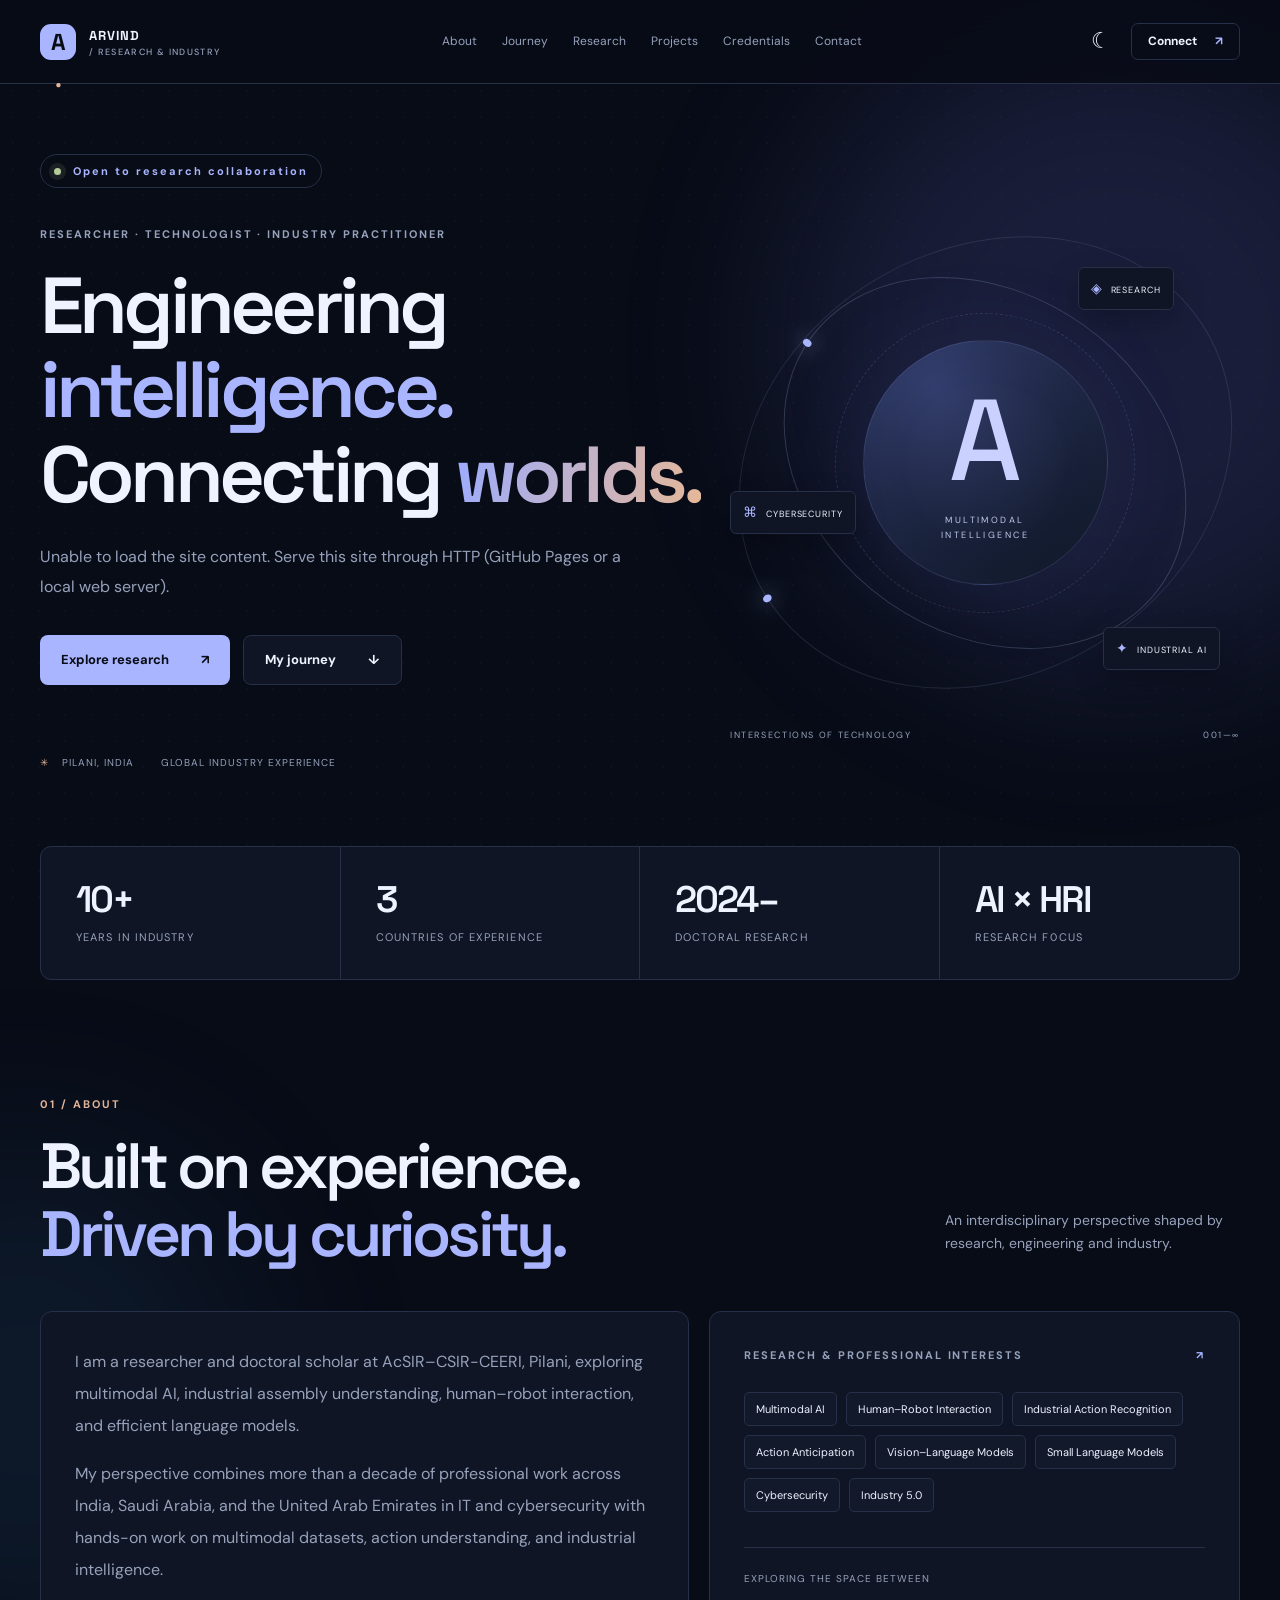
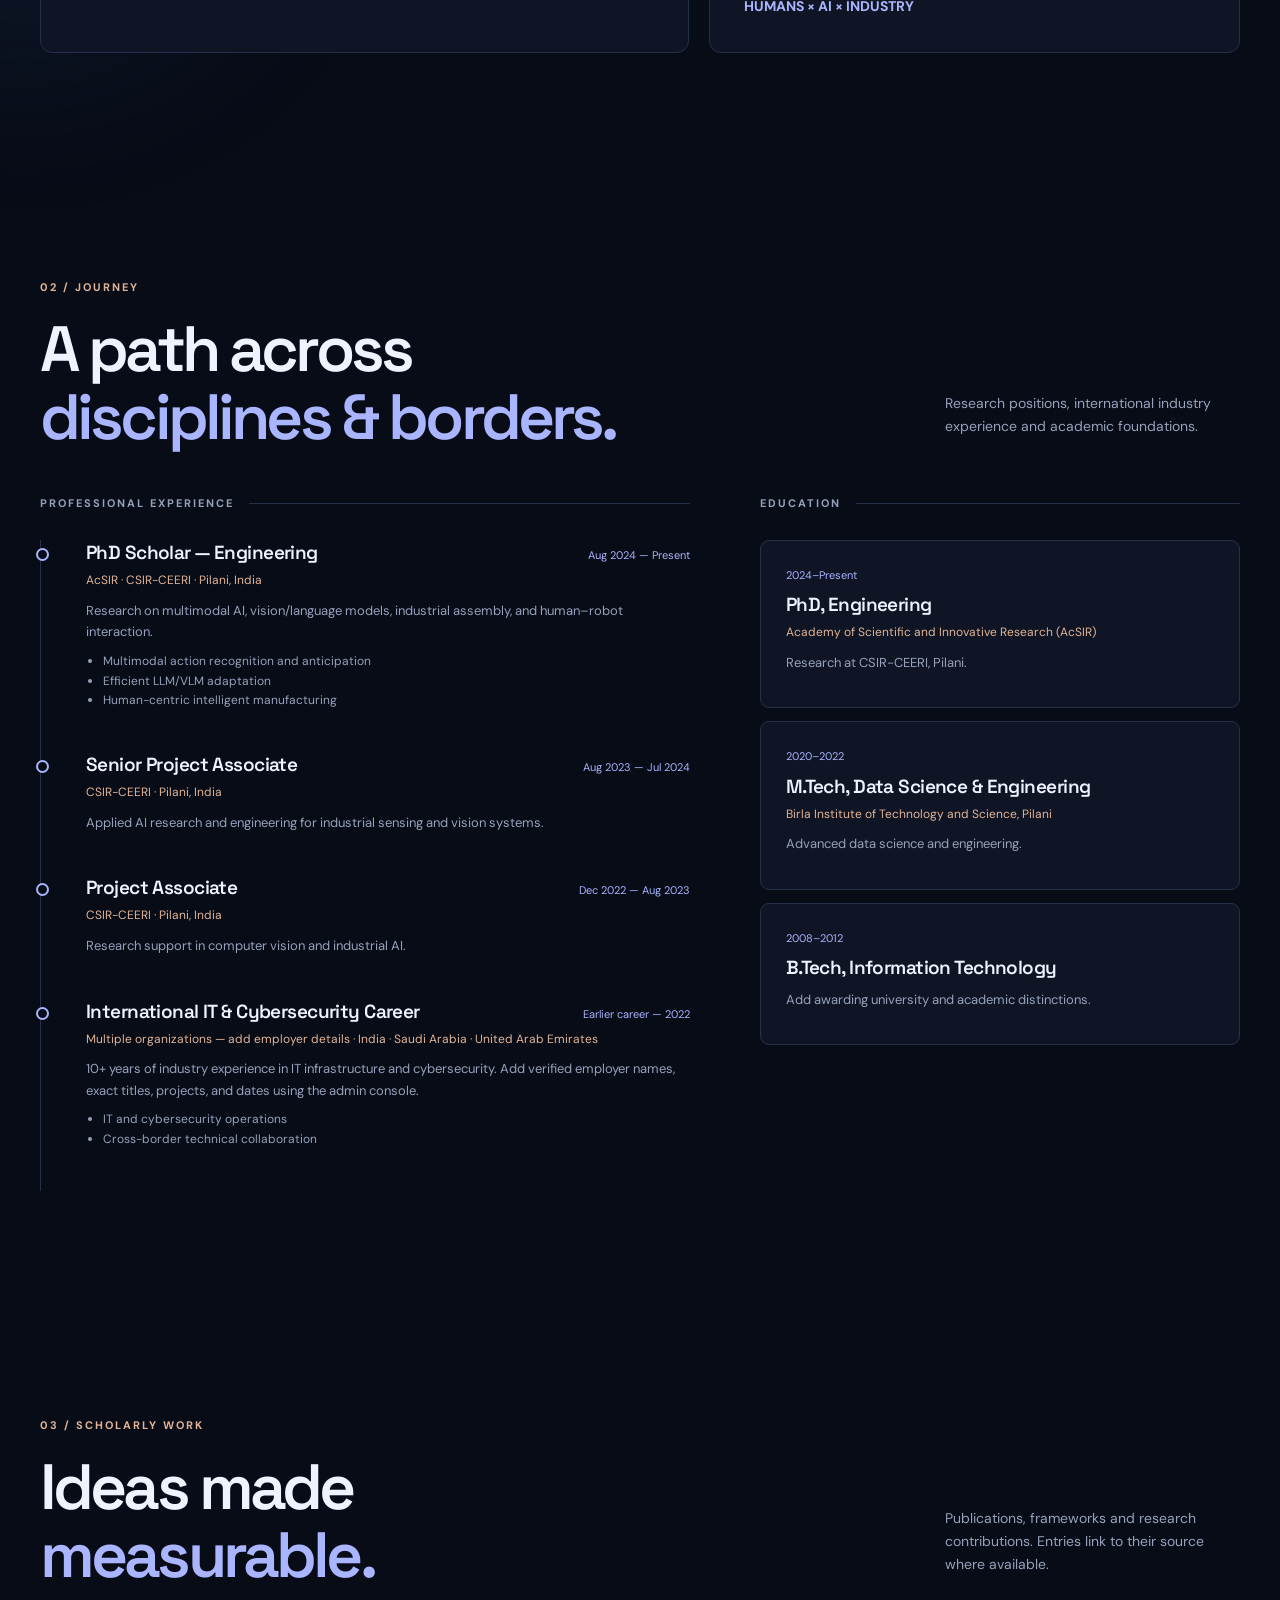
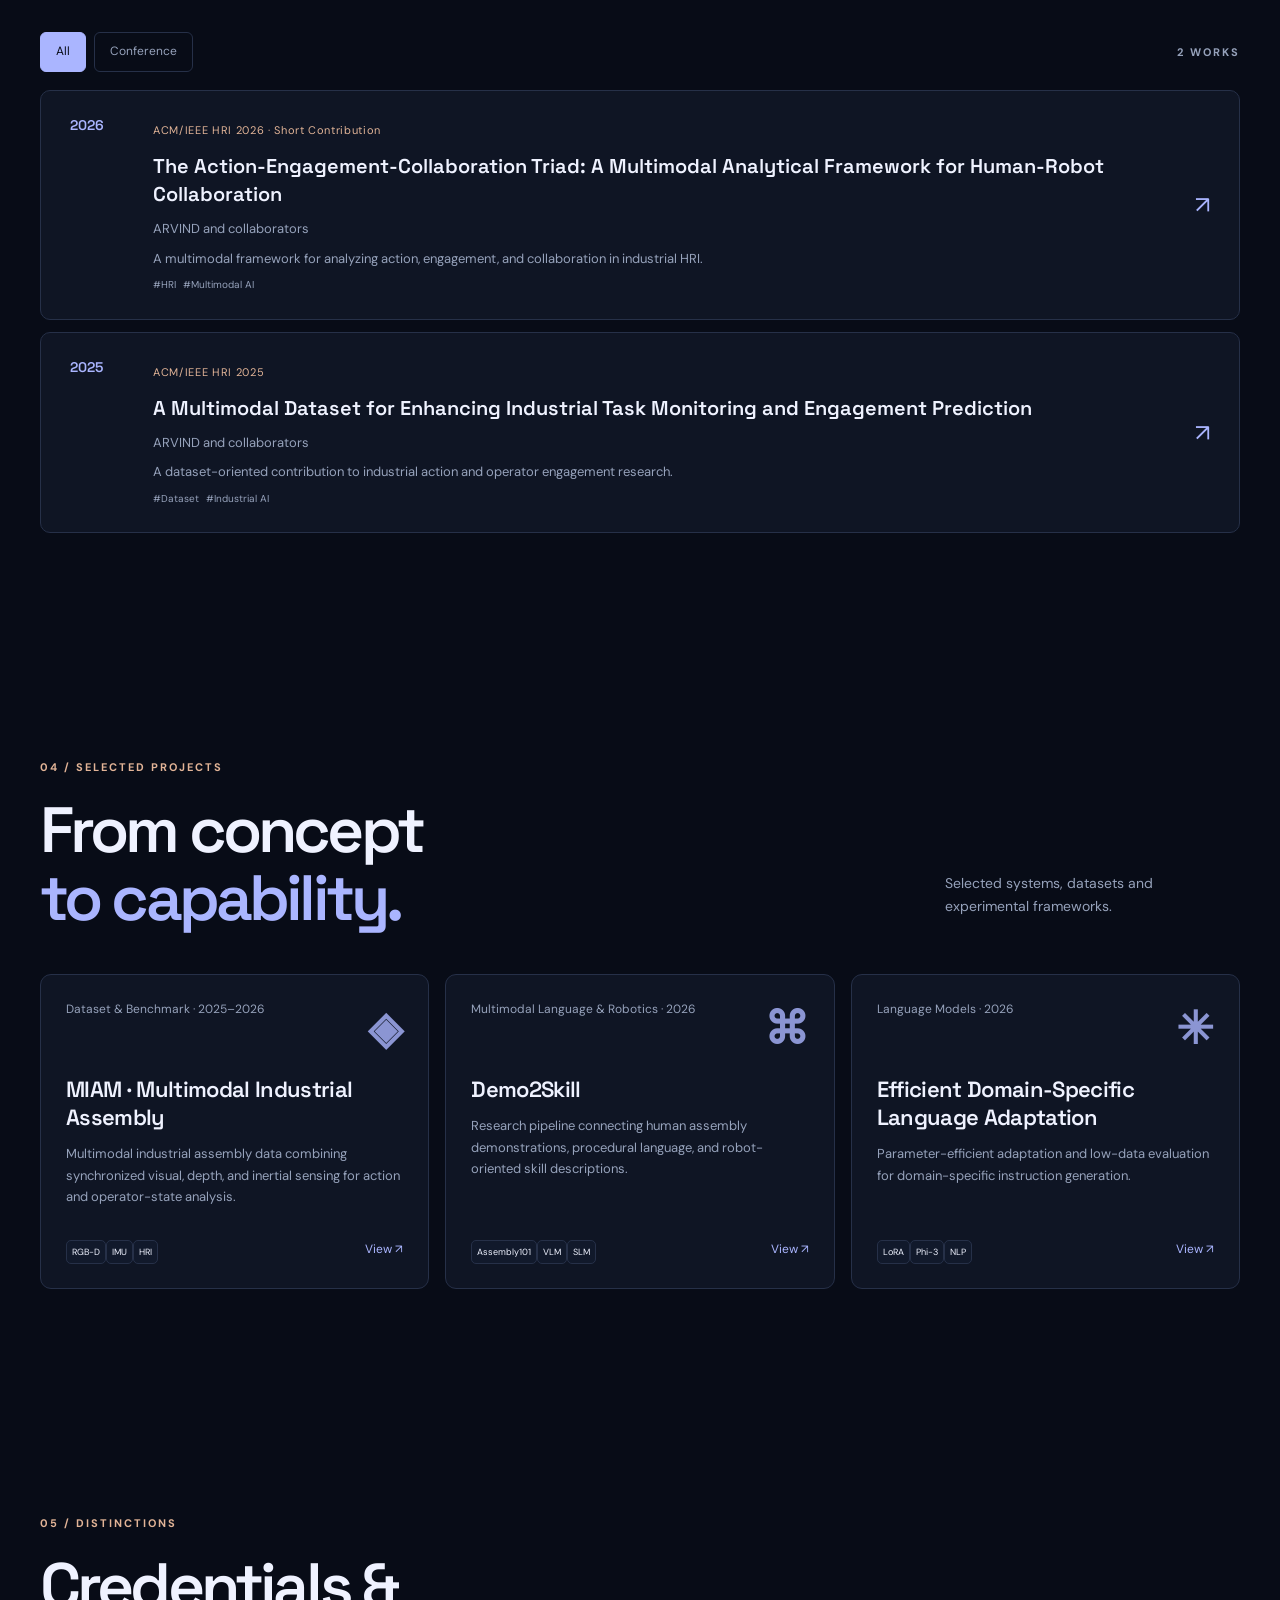
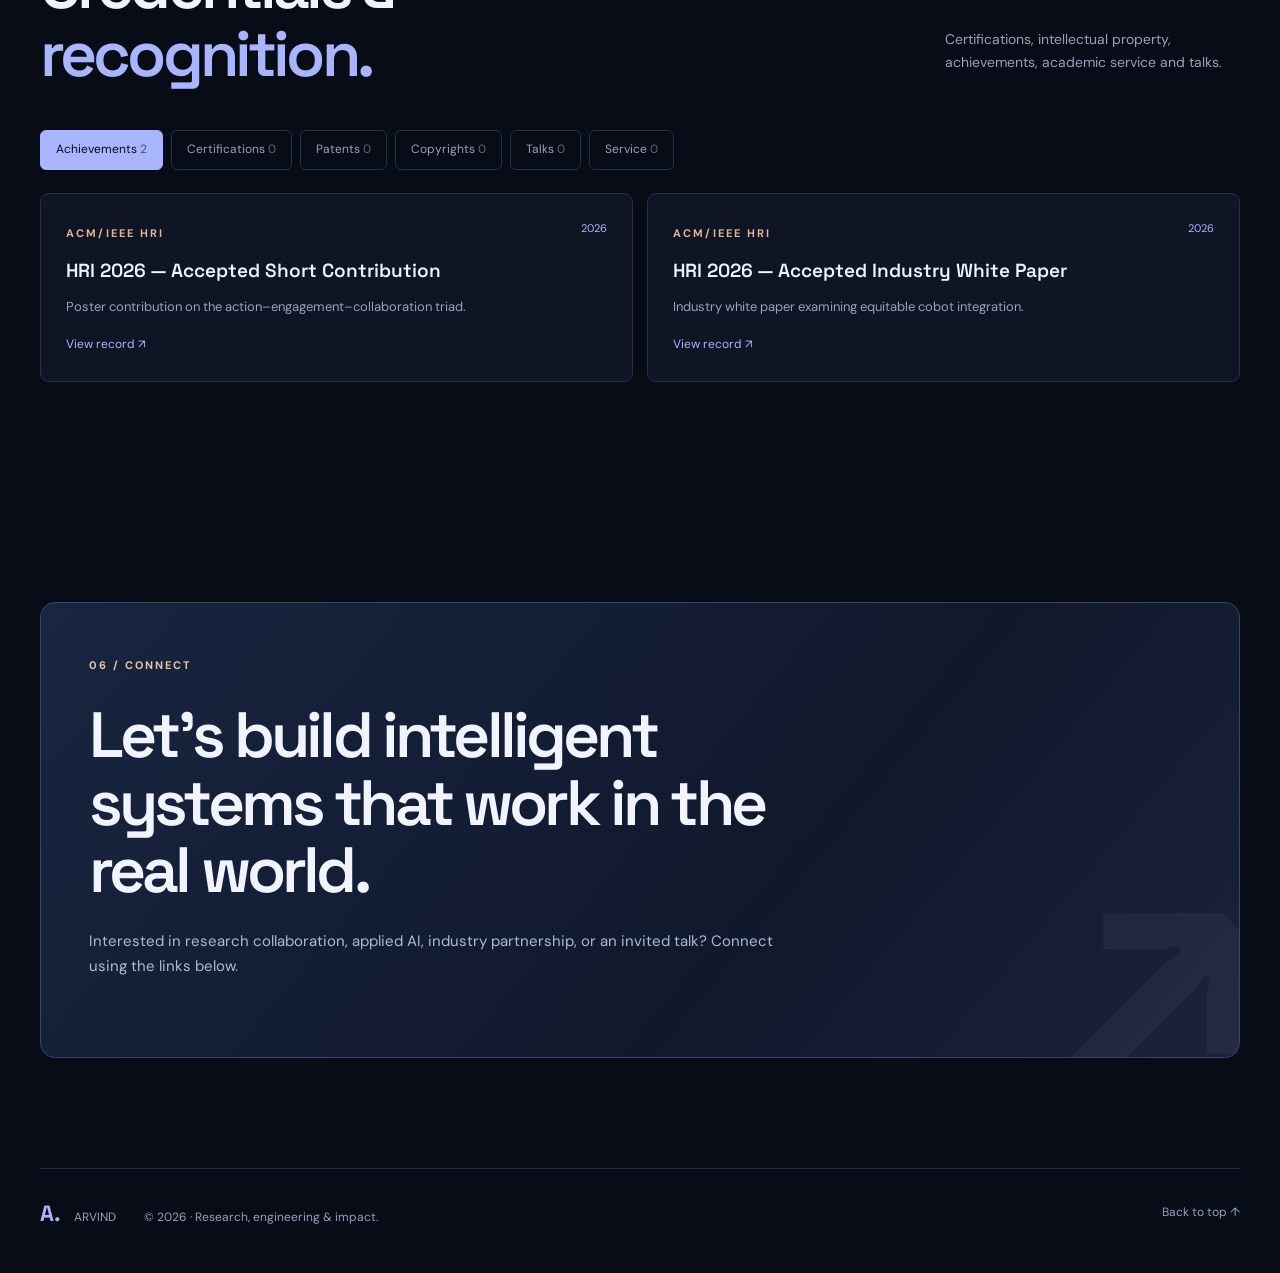
<file: index.html>
<!doctype html><html lang="en"><head><meta charset="utf-8"><meta name="viewport" content="width=device-width,initial-scale=1"><meta name="theme-color" content="#070b16"><meta name="description" content="Academic and professional portfolio"><title>ARVIND — Research & Industry</title><link rel="icon" href="assets/favicon.svg" type="image/svg+xml"><link rel="stylesheet" href="assets/style.css"><script defer src="assets/app.js"></script></head><body>
<div id="progress"></div><div class="aura aura-one"></div><div class="aura aura-two"></div>
<header class="header"><a class="brand" href="#home"><span class="brand-logo">A<span class="brand-dot">.</span></span><span>ARVIND<span class="brand-sub"> / RESEARCH & INDUSTRY</span></span></a><nav id="nav"><a href="#about">About</a><a href="#journey">Journey</a><a href="#research">Research</a><a href="#projects">Projects</a><a href="#credentials">Credentials</a><a href="#contact">Contact</a></nav><div class="header-actions"><button type="button" id="themeToggle" class="icon-button" aria-label="Toggle theme">☾</button><button type="button" class="icon-button mobile-menu" id="menuToggle" aria-label="Toggle navigation">☰</button><a class="top-cta" href="#contact">Connect <span>↗</span></a></div></header>
<main><section id="home" class="hero section shell"><div class="hero-content"><div class="eyebrow"><span class="pulse"></span><span id="availability">RESEARCH & COLLABORATION</span></div><p class="overline">RESEARCHER · TECHNOLOGIST · INDUSTRY PRACTITIONER</p><h1>Engineering <em>intelligence.</em><br>Connecting <span class="gradient-text">worlds.</span></h1><p class="hero-lead" id="tagline"></p><div class="hero-buttons"><a href="#research" class="btn btn-primary">Explore research <span>↗</span></a><a href="#journey" class="btn btn-secondary">My journey <span>↓</span></a></div><div class="hero-meta"><span><span class="small-spark">✳</span> PILANI, INDIA</span><span>GLOBAL INDUSTRY EXPERIENCE</span></div></div><div class="hero-art"><div class="orbit orbit-a"></div><div class="orbit orbit-b"></div><div class="orbit orbit-c"></div><div class="core"><span class="core-icon">A</span><small>MULTIMODAL<br>INTELLIGENCE</small></div><div class="orbit-label label-top">◈ <span>RESEARCH</span></div><div class="orbit-label label-left">⌘ <span>CYBERSECURITY</span></div><div class="orbit-label label-bottom">✦ <span>INDUSTRIAL AI</span></div><div class="art-caption">INTERSECTIONS OF TECHNOLOGY <span>001—∞</span></div></div></section>
<section class="stats-wrap shell"><div id="stats" class="stats"></div></section>
<section id="about" class="section shell"><div class="section-head"><div><span class="section-number">01 / ABOUT</span><h2>Built on experience.<br><em>Driven by curiosity.</em></h2></div><p class="section-intro">An interdisciplinary perspective shaped by research, engineering and industry.</p></div><div class="about-grid"><div class="panel about-copy" id="aboutCopy"></div><div class="panel interest-panel"><div class="panel-label">RESEARCH & PROFESSIONAL INTERESTS <span>↗</span></div><div id="interests" class="tag-cloud"></div><div class="corner-note">EXPLORING THE SPACE BETWEEN <strong>HUMANS × AI × INDUSTRY</strong></div></div></div></section>
<section id="journey" class="section shell"><div class="section-head"><div><span class="section-number">02 / JOURNEY</span><h2>A path across<br><em>disciplines & borders.</em></h2></div><p class="section-intro">Research positions, international industry experience and academic foundations.</p></div><div class="journey-layout"><div><div class="minor-title">PROFESSIONAL EXPERIENCE <span class="hairline"></span></div><div id="experience" class="timeline"></div></div><div><div class="minor-title">EDUCATION <span class="hairline"></span></div><div id="education" class="education-list"></div></div></div></section>
<section id="research" class="section shell"><div class="section-head"><div><span class="section-number">03 / SCHOLARLY WORK</span><h2>Ideas made<br><em>measurable.</em></h2></div><p class="section-intro">Publications, frameworks and research contributions. Entries link to their source where available.</p></div><div class="filterbar"><div class="filter-buttons" id="publicationFilters"></div><span id="publicationCount" class="count"></span></div><div id="publications" class="publication-list"></div></section>
<section id="projects" class="section shell"><div class="section-head"><div><span class="section-number">04 / SELECTED PROJECTS</span><h2>From concept<br><em>to capability.</em></h2></div><p class="section-intro">Selected systems, datasets and experimental frameworks.</p></div><div id="projectsGrid" class="project-grid"></div></section>
<section id="credentials" class="section shell"><div class="section-head"><div><span class="section-number">05 / DISTINCTIONS</span><h2>Credentials &<br><em>recognition.</em></h2></div><p class="section-intro">Certifications, intellectual property, achievements, academic service and talks.</p></div><div class="credentials-tabs" id="credentialTabs"></div><div id="credentialContent" class="credential-content"></div></section>
<section id="contact" class="section shell"><div class="contact-panel"><span class="section-number">06 / CONNECT</span><div class="contact-body"><h2 id="contactHeading"></h2><p id="contactMessage"></p><div id="socialLinks" class="contact-links"></div></div><span class="contact-mark" aria-hidden="true">↗</span></div></section></main>
<footer class="footer shell"><div><span class="footer-logo">A.</span> <span id="footerName">ARVIND</span> <span class="footer-note">© <span id="year"></span> · Research, engineering & impact.</span></div><div><a href="#home">Back to top ↑</div></footer><div id="toast" role="status" aria-live="polite"></div>
</body></html>
</file>
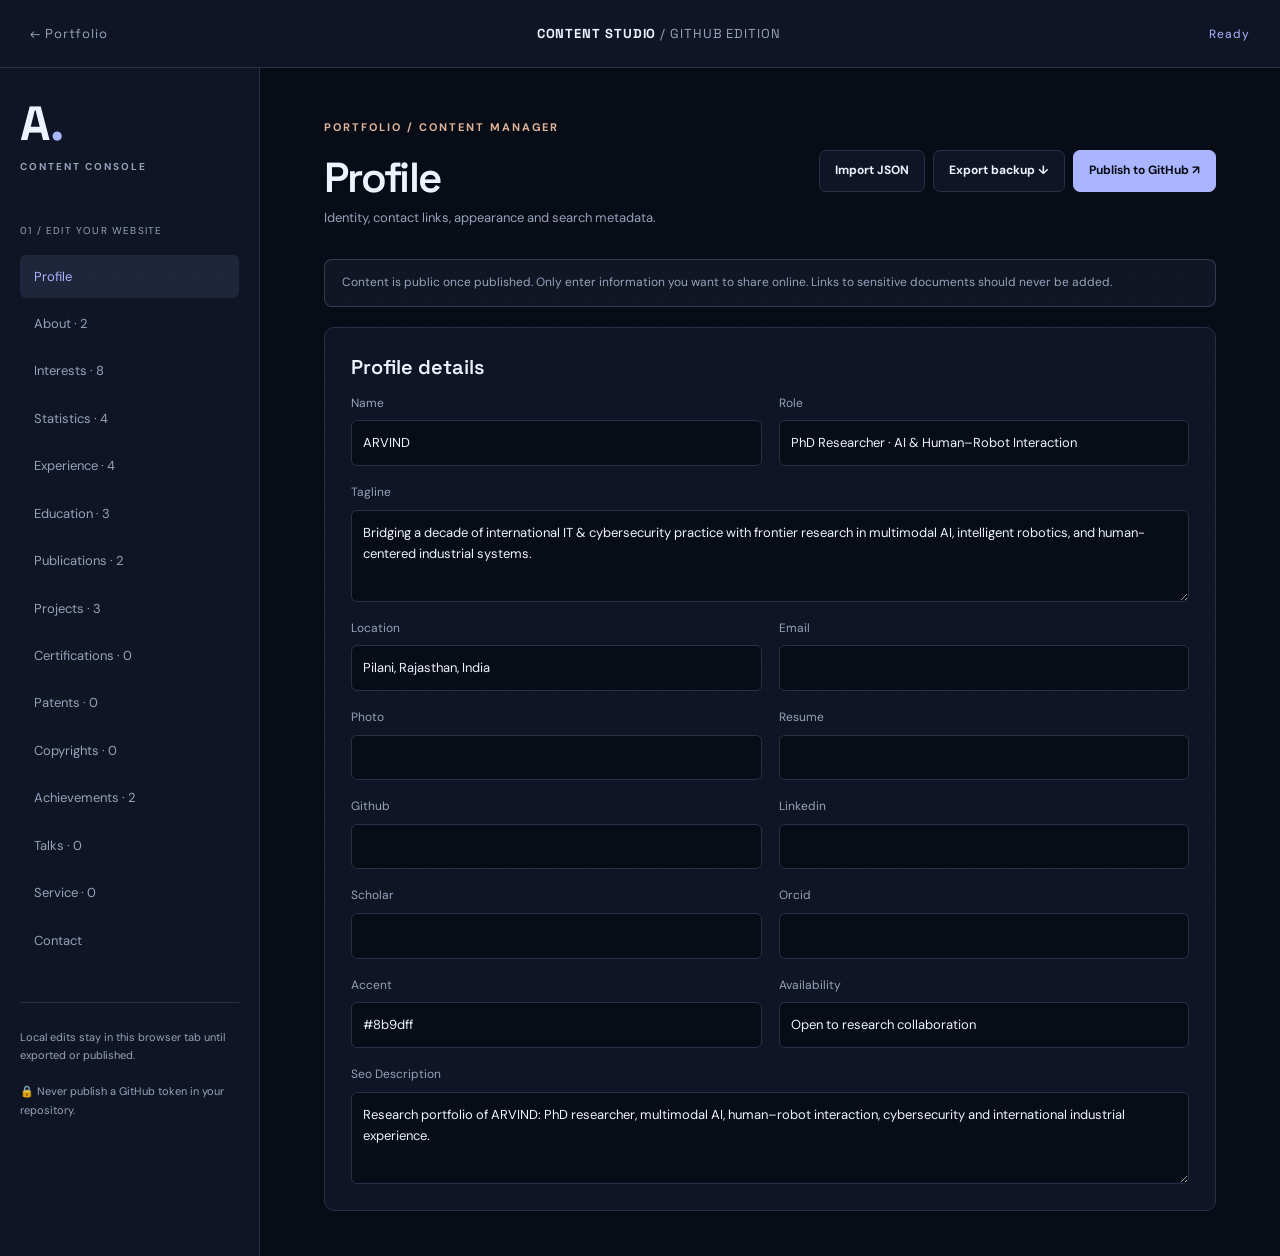
<file: admin.html>
<!doctype html><html lang="en"><head><meta charset="utf-8"><meta name="viewport" content="width=device-width,initial-scale=1"><meta name="robots" content="noindex,nofollow"><title>Portfolio Content Studio</title><link rel="stylesheet" href="assets/style.css"><link rel="stylesheet" href="assets/admin.css"><script defer src="assets/admin.js"></script></head><body><header class="studio-head"><a href="index.html" class="back">← Portfolio</a><div><strong>CONTENT STUDIO</strong><span> / GITHUB EDITION</span></div><div class="save-indicator" id="saveIndicator">Ready</div></header><main class="studio"><aside class="studio-sidebar"><div class="studio-wordmark">A<span>.</span><small>CONTENT CONSOLE</small></div><div class="studio-sub">01 / EDIT YOUR WEBSITE</div><div id="sectionNav" class="studio-nav"></div><div class="studio-foot">Local edits stay in this browser tab until exported or published.<br><br>🔒 Never publish a GitHub token in your repository.</div></aside><div class="studio-main"><div class="studio-title"><div><span class="section-number">PORTFOLIO / CONTENT MANAGER</span><h1 id="editorTitle">Overview</h1><p id="editorSubtitle">Manage your public profile.</p></div><div class="studio-actions"><button id="importBtn" class="studio-btn">Import JSON</button><button id="exportBtn" class="studio-btn">Export backup ↓</button><button id="publishBtn" class="studio-btn primary">Publish to GitHub ↗</button></div></div><div class="notice">Content is public once published. Only enter information you want to share online. Links to sensitive documents should never be added.</div><div id="editor" class="editor-panel"></div></div></main><input type="file" accept=".json,application/json" id="fileInput" hidden><dialog id="publishDialog"><form method="dialog" class="dialog-form"><h2>Publish changes</h2><p>Commit <code>data/content.json</code> to your GitHub repository. The access token is kept in memory only and cleared when you close or reload this tab.</p><label>GitHub username <input id="repoOwner" autocomplete="off" placeholder="your-username" required></label><label>Repository <input id="repoName" autocomplete="off" placeholder="your-username.github.io" required></label><label>Branch <input id="repoBranch" value="main" required></label><label>Fine-grained personal access token <input id="repoToken" type="password" autocomplete="off" required placeholder="github_pat_..."></label><p class="dialog-hint">Token permissions: only this repository, Contents: Read and write. Never share the token or paste it into a public file.</p><div class="dialog-actions"><button value="cancel" class="studio-btn">Cancel</button><button id="confirmPublish" value="publish" class="studio-btn primary">Commit and publish</button></div><div role="status" id="publishStatus"></div></form></dialog></body></html>
</file>
<file: assets/style.css>
@import url('https://fonts.googleapis.com/css2?family=DM+Sans:wght@400;500;600;700&family=Space+Grotesk:wght@400;500;600;700&display=swap');
:root{--bg:#080c17;--panel:#0f1524;--panel2:#11192b;--text:#eff2ff;--muted:#96a2bb;--line:#263048;--accent:#aab5ff;--warm:#e2b497;--sh:rgba(0,0,0,.25)}:root.light{--bg:#f7f8fc;--panel:#fff;--panel2:#eef1fa;--text:#11182b;--muted:#566079;--line:#dbe0ec;--accent:#515fd4;--warm:#ad765e;--sh:rgba(20,25,50,.08)}*{box-sizing:border-box}html{scroll-behavior:smooth;scroll-padding-top:90px}body{margin:0;background:var(--bg);color:var(--text);font-family:'DM Sans',sans-serif;line-height:1.65;overflow-x:hidden}body::before{content:'';position:fixed;inset:0;pointer-events:none;z-index:0;background-image:radial-gradient(#8e9bb01a .75px,transparent .75px);background-size:26px 26px;opacity:.4}a{color:inherit;text-decoration:none}button,input,textarea,select{font:inherit}button{cursor:pointer}.shell{width:min(1200px,calc(100% - 80px));margin-inline:auto}.section{padding-block:110px;position:relative;z-index:1}.aura{position:absolute;border-radius:50%;filter:blur(90px);pointer-events:none;opacity:.2}.aura-one{top:20px;right:-160px;background:#6166c5;width:650px;height:650px}.aura-two{top:1150px;left:-200px;background:#244e77;width:450px;height:500px}#progress{position:fixed;top:0;left:0;height:3px;width:0;background:linear-gradient(90deg,var(--accent),var(--warm));z-index:100}.header{height:84px;display:flex;align-items:center;justify-content:space-between;gap:25px;padding:0 max(40px,calc((100vw - 1200px)/2));position:sticky;top:0;z-index:50;border-bottom:1px solid var(--line);background:color-mix(in srgb,var(--bg) 89%,transparent);backdrop-filter:blur(24px)}.brand{display:flex;align-items:center;gap:13px;font-family:'Space Grotesk';font-weight:700;letter-spacing:.07em;font-size:13px;white-space:nowrap}.brand-logo{display:grid;place-items:center;background:var(--accent);color:var(--bg);width:36px;height:36px;border-radius:11px;font-size:23px;letter-spacing:-4px;padding-right:4px}.brand-dot{color:var(--warm)}.brand-sub{display:block;color:var(--muted);font:500 9px 'DM Sans';letter-spacing:.15em}.header nav{display:flex;align-items:center;gap:25px}.header nav a,.footer a{font-size:12px;color:var(--muted);transition:color .2s}.header nav a:hover,.footer a:hover{color:var(--accent)}.header-actions{display:flex;align-items:center;gap:12px}.top-cta{border:1px solid var(--line);border-radius:7px;padding:8px 16px;font-size:12px;font-weight:700}.top-cta span{color:var(--accent);margin-left:15px}.icon-button{border:0;background:transparent;color:var(--text);font-size:22px;padding:5px 8px}.mobile-menu{display:none}.hero{min-height:720px;display:grid;grid-template-columns:1.15fr .85fr;align-items:center;padding-top:70px;padding-bottom:75px}.hero-content{position:relative;z-index:2}.eyebrow,.overline,.section-number,.panel-label,.minor-title,.count{font-size:11px;letter-spacing:.18em;font-weight:700}.eyebrow{display:inline-flex;gap:12px;align-items:center;border:1px solid var(--line);color:var(--accent);padding:7px 13px;border-radius:30px}.pulse{width:7px;height:7px;background:#b5cd9a;border-radius:50%;box-shadow:0 0 0 5px #b5cd9a1b}.overline{color:var(--muted);margin-top:37px}.hero h1,h2{font-family:'Space Grotesk',sans-serif;line-height:1.06;letter-spacing:-.06em}.hero h1{font-size:clamp(55px,6.2vw,90px);margin:21px 0 25px;font-weight:600}.hero h1 em,h2 em{font-style:normal;color:var(--accent)}.gradient-text{background:linear-gradient(100deg,#9bacff,#e6b897);-webkit-background-clip:text;background-clip:text;color:transparent}.hero-lead{font-size:16px;line-height:1.9;color:var(--muted);max-width:590px}.hero-buttons{display:flex;gap:13px;margin-top:33px}.btn{border-radius:8px;padding:13px 21px;font-size:13px;font-weight:700;display:inline-flex;gap:32px;align-items:center;transition:transform .2s,background .2s}.btn:hover{transform:translateY(-3px)}.btn-primary{background:var(--accent);color:var(--bg)}.btn-secondary{border:1px solid var(--line);background:var(--panel)}.hero-meta{display:flex;gap:27px;color:var(--muted);letter-spacing:.1em;font-size:10px;margin-top:70px}.small-spark{color:var(--warm);margin-right:9px}.hero-art{position:relative;min-height:560px;display:grid;place-items:center}.orbit{position:absolute;border:1px solid #879ac037;border-radius:50%;transform:rotate(-23deg)}.orbit-a{width:300px;height:300px;border-style:dashed;animation:spin 50s linear infinite}.orbit-b{width:430px;height:430px;transform:rotate(35deg) scaleY(.79);border-color:#8a98c04c}.orbit-c{width:515px;height:515px;transform:rotate(-31deg) scaleY(.83);border-color:#8a98c02d}.orbit-b:before,.orbit-c:before{content:'';position:absolute;top:50%;left:-5px;background:var(--accent);width:9px;height:9px;border-radius:50%;box-shadow:0 0 25px var(--accent)}.core{width:245px;height:245px;display:flex;flex-direction:column;justify-content:center;align-items:center;gap:15px;background:radial-gradient(circle at 30% 20%,#333e6d,#101727 80%);border:1px solid #727fc044;border-radius:50%;box-shadow:0 0 100px #6e82dc18,inset 0 0 50px #738afa14}.core-icon{font:500 115px 'Space Grotesk';line-height:1;color:#cad1ff}.core small{text-align:center;font-size:9px;line-height:1.6;letter-spacing:.27em;color:#c0c9ea}.orbit-label{position:absolute;border:1px solid var(--line);padding:9px 12px;border-radius:6px;background:var(--panel);color:var(--accent);font-size:14px;box-shadow:0 12px 30px var(--sh)}.orbit-label span{font-size:9px;letter-spacing:.1em;color:var(--text);margin-left:5px}.label-top{right:13%;top:15%}.label-left{left:0;top:55%}.label-bottom{bottom:13%;right:4%}.art-caption{position:absolute;bottom:0;font-size:9px;color:var(--muted);letter-spacing:.18em;width:100%;display:flex;justify-content:space-between}.stats-wrap{position:relative;z-index:1}.stats{border:1px solid var(--line);border-radius:11px;display:grid;grid-template-columns:repeat(4,1fr);background:var(--panel);overflow:hidden}.stat{padding:29px 35px;border-right:1px solid var(--line)}.stat:last-child{border:0}.stat strong{font:600 37px 'Space Grotesk';color:var(--text);display:block;letter-spacing:-.05em}.stat span{font-size:11px;color:var(--muted);letter-spacing:.1em;text-transform:uppercase}.section-head{display:flex;justify-content:space-between;align-items:end;gap:50px;margin-bottom:42px}.section-number{color:var(--warm)}h2{font-size:clamp(39px,5vw,64px);font-weight:600;margin:17px 0 0}.section-intro{max-width:295px;color:var(--muted);font-size:14px}.about-grid{display:grid;grid-template-columns:1.1fr .9fr;gap:20px}.panel{background:var(--panel);border:1px solid var(--line);border-radius:12px;padding:34px}.about-copy{font-size:16px;line-height:2;color:var(--muted)}.about-copy p:first-child{margin-top:0}.about-copy p:last-child{margin-bottom:0}.panel-label{display:flex;justify-content:space-between;color:var(--muted)}.panel-label span{color:var(--accent)}.tag-cloud{display:flex;flex-wrap:wrap;gap:9px;margin:28px 0 35px}.tag,.pill{font-size:11px;padding:7px 11px;border:1px solid var(--line);border-radius:5px;color:var(--text);background:var(--panel2)}.corner-note{border-top:1px solid var(--line);padding-top:23px;font-size:10px;letter-spacing:.1em;color:var(--muted)}.corner-note strong{display:block;color:var(--accent);font-size:14px;letter-spacing:0;margin-top:7px}.journey-layout{display:grid;grid-template-columns:1.15fr .85fr;gap:70px}.minor-title{display:flex;gap:15px;align-items:center;color:var(--muted);margin:0 0 28px}.hairline{height:1px;background:var(--line);flex:1}.timeline{padding-left:23px;border-left:1px solid var(--line)}.timeline-item{position:relative;padding:0 0 33px 22px}.timeline-item:before{content:'';position:absolute;width:9px;height:9px;top:8px;left:-28px;border:2px solid var(--accent);background:var(--bg);border-radius:50%}.entry-top{display:flex;justify-content:space-between;gap:15px;align-items:baseline}.entry-top h3,.edu-card h3{margin:0;font:600 19px 'Space Grotesk';letter-spacing:-.03em}.period{color:var(--accent);font-size:11px;white-space:nowrap}.org{margin:6px 0 8px;color:var(--warm);font-size:12px}.timeline-item p,.edu-card p{color:var(--muted);font-size:13px;margin:9px 0}.entry-highlights{padding-left:17px;margin:8px 0;color:var(--muted);font-size:12px}.education-list{display:grid;gap:13px}.edu-card{background:var(--panel);border:1px solid var(--line);padding:25px;border-radius:9px}.edu-card .period{margin-bottom:8px;display:block}.filterbar{display:flex;align-items:center;justify-content:space-between;gap:10px;margin-bottom:18px}.filter-buttons,.credentials-tabs{display:flex;gap:8px;flex-wrap:wrap}.filter-buttons button,.credentials-tabs button{padding:9px 15px;border-radius:6px;border:1px solid var(--line);background:transparent;color:var(--muted);font-size:12px}.filter-buttons button.active,.credentials-tabs button.active{background:var(--accent);color:var(--bg);border-color:var(--accent)}.count{color:var(--muted)}.publication-list{display:grid;gap:12px}.pub-card{padding:25px 29px;background:var(--panel);border:1px solid var(--line);border-radius:10px;display:grid;grid-template-columns:60px 1fr auto;gap:23px;transition:border-color .2s,transform .2s}.pub-card:hover,.project-card:hover{border-color:var(--accent);transform:translateY(-2px)}.pub-year{font:600 14px 'Space Grotesk';color:var(--accent)}.pub-venue{font-size:11px;color:var(--warm);letter-spacing:.06em}.pub-card h3{font:600 20px/1.4 'Space Grotesk';margin:10px 0}.pub-card p{font-size:13px;color:var(--muted);margin:8px 0}.pub-card .pub-link{align-self:center;font-size:24px;color:var(--accent)}.pub-tags{display:flex;gap:7px;flex-wrap:wrap}.pub-tags span{font-size:10px;color:var(--muted)}.project-grid{display:grid;grid-template-columns:repeat(3,1fr);gap:16px}.project-card{min-height:315px;padding:25px;display:flex;flex-direction:column;background:var(--panel);border:1px solid var(--line);border-radius:11px;transition:.2s}.project-visual{height:75px;display:flex;align-items:start;justify-content:space-between;font-size:12px;color:var(--muted)}.project-symbol{font:600 45px 'Space Grotesk';color:var(--accent);opacity:.8}.project-card h3{font:600 22px 'Space Grotesk';letter-spacing:-.03em;margin:0 0 12px}.project-card p{font-size:13px;color:var(--muted);margin:0 0 25px}.project-footer{display:flex;justify-content:space-between;align-items:center;margin-top:auto;gap:10px}.project-footer .tag{font-size:9px;padding:5px}.project-footer a{font-size:12px;color:var(--accent)}.credentials-tabs{margin-bottom:23px}.credential-content{display:grid;grid-template-columns:repeat(2,1fr);gap:14px;min-height:180px}.credential-card{background:var(--panel);border:1px solid var(--line);border-radius:9px;padding:25px}.credential-card .period{float:right}.credential-card h3{font:600 19px 'Space Grotesk';margin:12px 0}.credential-card p{color:var(--muted);font-size:13px}.credential-card a{color:var(--accent);font-size:12px}.empty{grid-column:1/-1;background:var(--panel);border:1px dashed var(--line);padding:34px;border-radius:9px;color:var(--muted);font-size:13px}.contact-panel{position:relative;background:linear-gradient(130deg,#192541,#10182b 62%,#1d213d);border:1px solid #384669;border-radius:15px;padding:48px;overflow:hidden}.contact-panel .section-number{color:#edc4a4}.contact-body{max-width:690px;position:relative;z-index:2}.contact-body h2{color:#f1f3ff;font-size:clamp(38px,5vw,65px);margin:24px 0}.contact-body p{color:#aebad7;font-size:15px}.contact-links{display:flex;flex-wrap:wrap;gap:10px;margin-top:30px}.contact-links a{border:1px solid #4d5b7b;color:#f5f6ff;padding:10px 18px;border-radius:6px;font-size:12px}.contact-links a:hover{background:#ffffff1d}.contact-mark{position:absolute;right:-30px;bottom:-90px;color:#ffffff0a;font:600 360px 'Space Grotesk';line-height:1}.footer{padding-top:30px;padding-bottom:45px;display:flex;justify-content:space-between;gap:20px;align-items:center;color:var(--muted);border-top:1px solid var(--line);font-size:12px}.footer-logo{font:700 22px 'Space Grotesk';color:var(--accent);margin-right:10px}.footer-note{margin-left:25px}.footer>div:last-child{display:flex;gap:24px}#toast{position:fixed;bottom:20px;right:20px;z-index:200;padding:12px 19px;background:var(--accent);color:var(--bg);border-radius:8px;opacity:0;pointer-events:none;transition:opacity .3s}@keyframes spin{to{transform:rotate(337deg)}}@media(max-width:1050px){.header nav{gap:13px}.brand-sub{display:none}.hero h1{font-size:62px}.hero-art{transform:scale(.8)}.project-grid{grid-template-columns:repeat(2,1fr)}}@media(max-width:760px){.shell{width:min(100% - 38px,1200px)}.header{height:70px;padding:0 19px}.header nav{display:none;position:absolute;top:70px;left:0;right:0;background:var(--panel);padding:22px;flex-direction:column;align-items:start;border-bottom:1px solid var(--line)}.header nav.open{display:flex}.mobile-menu{display:block}.top-cta{display:none}.section{padding-block:70px}.hero{display:block;min-height:auto;padding-top:75px}.hero h1{font-size:clamp(43px,10vw,65px)}.hero-art{height:370px;min-height:370px;transform:scale(.68);margin:-10px -60px}.hero-meta{margin-top:40px;flex-wrap:wrap;gap:12px}.stats{grid-template-columns:repeat(2,1fr)}.stat{padding:20px;border-bottom:1px solid var(--line)}.stat:nth-child(even){border-right:0}.stat strong{font-size:30px}.section-head{display:block}.section-intro{max-width:100%}.about-grid,.journey-layout,.credential-content{grid-template-columns:1fr;gap:25px}.project-grid{grid-template-columns:1fr}.pub-card{grid-template-columns:42px 1fr auto;gap:10px;padding:19px}.pub-card h3{font-size:17px}.entry-top{display:block}.period{white-space:normal}.contact-panel{padding:26px}.footer{display:block}.footer>div:last-child{margin-top:16px}.footer-note{display:block;margin:4px 0}.count{display:none}}@media(prefers-reduced-motion:reduce){*,*:before,*:after{scroll-behavior:auto!important;animation:none!important;transition:none!important}}
</file>
<file: assets/admin.css>
.studio-head{position:sticky;top:0;z-index:5;min-height:68px;display:flex;justify-content:space-between;align-items:center;padding:0 30px;background:var(--panel);border-bottom:1px solid var(--line);font-family:'Space Grotesk';font-size:13px;letter-spacing:.07em}.studio-head .back,.studio-head span{color:var(--muted)}.save-indicator{font:12px 'DM Sans';color:var(--accent)}.studio{display:grid;grid-template-columns:260px minmax(0,1fr);min-height:calc(100vh - 68px)}.studio-sidebar{border-right:1px solid var(--line);padding:32px 20px;background:var(--panel)}.studio-wordmark{font:700 48px 'Space Grotesk';line-height:1}.studio-wordmark span{color:var(--accent)}.studio-wordmark small{display:block;font:700 10px 'DM Sans';letter-spacing:.2em;color:var(--muted);margin-top:12px}.studio-sub{margin-top:50px;font-size:10px;color:var(--muted);letter-spacing:.12em}.studio-nav{display:grid;gap:4px;margin-top:15px}.studio-nav button{border:0;border-radius:6px;padding:11px 14px;text-align:left;background:transparent;color:var(--muted);font-size:13px}.studio-nav button.active{background:#aab5ff1b;color:var(--accent)}.studio-nav button:hover{background:var(--panel2)}.studio-foot{font-size:11px;color:var(--muted);border-top:1px solid var(--line);margin-top:40px;padding-top:25px}.studio-main{padding:45px clamp(20px,5vw,70px);max-width:1300px;width:100%;margin:auto}.studio-title{display:flex;justify-content:space-between;align-items:center;gap:20px}.studio-title h1{font:600 42px 'Space Grotesk';margin:12px 0 0;letter-spacing:-.04em}.studio-title p{color:var(--muted);margin:3px 0 0;font-size:13px}.studio-actions{display:flex;gap:8px;flex-wrap:wrap}.studio-btn{padding:10px 15px;border:1px solid var(--line);border-radius:7px;background:var(--panel);color:var(--text);font-size:12px;font-weight:700}.studio-btn.primary{background:var(--accent);color:var(--bg);border-color:var(--accent)}.studio-btn.danger{color:#f2a8a8}.studio-btn:disabled{opacity:.4;cursor:not-allowed}.notice{border:1px solid #8699c04a;background:#8798df12;border-radius:8px;color:var(--muted);font-size:12px;padding:13px 17px;margin:30px 0 20px}.editor-panel{display:grid;gap:17px}.editor-card{border:1px solid var(--line);border-radius:10px;background:var(--panel);padding:26px}.editor-card h3{font:600 20px 'Space Grotesk';margin:0 0 18px}.form-grid{display:grid;grid-template-columns:repeat(2,minmax(0,1fr));gap:17px}.field{display:grid;gap:7px;min-width:0}.field.full{grid-column:1/-1}.field label{font-size:12px;color:var(--muted)}.field input,.field textarea,.field select,.dialog-form input{border:1px solid var(--line);border-radius:6px;background:var(--bg);color:var(--text);padding:11px;min-width:0;width:100%;font-size:13px}.field textarea{min-height:92px;resize:vertical}.field-hint{font-size:10px;color:var(--muted)}.card-toolbar{display:flex;align-items:center;justify-content:space-between;gap:10px;margin-bottom:14px}.card-toolbar h3{margin:0}.inline-actions{display:flex;gap:7px}.add-record{padding:17px;border:1px dashed var(--accent);background:transparent;border-radius:8px;color:var(--accent);font-size:13px;font-weight:700}.dialog-form{display:grid;gap:15px;min-width:min(460px,78vw)}dialog{border:1px solid var(--line);border-radius:12px;background:var(--panel);color:var(--text);padding:28px;box-shadow:0 30px 80px #0009}dialog::backdrop{background:#04070ecb}.dialog-form h2{font-size:28px;margin:0}.dialog-form p{font-size:12px;color:var(--muted)}.dialog-form label{display:grid;gap:5px;font-size:12px}.dialog-actions{display:flex;justify-content:end;gap:8px}#publishStatus{font-size:12px;color:var(--accent)}@media(max-width:950px){.studio{grid-template-columns:1fr}.studio-sidebar{padding:20px;border-right:0;border-bottom:1px solid var(--line)}.studio-wordmark,.studio-sub,.studio-foot{display:none}.studio-nav{display:flex;overflow:auto;margin-top:0}.studio-nav button{white-space:nowrap}.studio-title{align-items:start;flex-direction:column}.studio-main{padding:25px 18px}.form-grid{grid-template-columns:1fr}}
</file>
